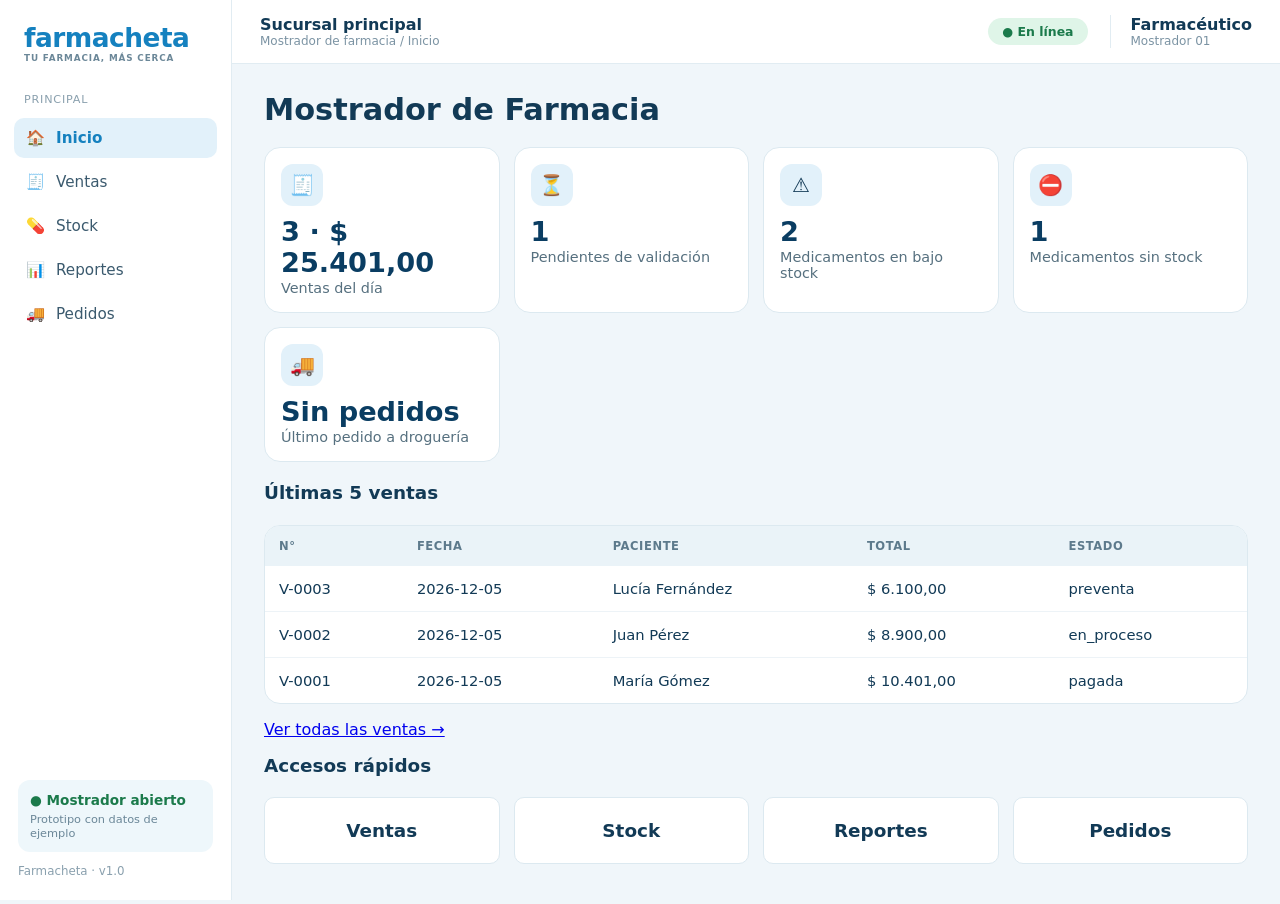
<file: index.html>
<!DOCTYPE html>
<html lang="es">
<head>
<meta charset="UTF-8">
<meta name="viewport" content="width=device-width, initial-scale=1">
<title>Inicio · Mostrador de Farmacia</title>
<link rel="stylesheet" href="css/styles.css">
</head>
<body>
<div id="nav"></div>
<main>
<h1>Mostrador de Farmacia</h1>
<div class="grid" id="kpis"></div>
<h2>Últimas 5 ventas</h2>
<table><tr><th>N°</th><th>Fecha</th><th>Paciente</th><th>Total</th><th>Estado</th></tr><tbody id="ultimas"></tbody></table>
<p><a href="ventas.html">Ver todas las ventas →</a></p>
<h2>Accesos rápidos</h2>
<div class="accesos"><a class="btn" href="ventas.html">Ventas</a><a class="btn" href="stock.html">Stock</a><a class="btn" href="reportes.html">Reportes</a><a class="btn" href="pedidos.html">Pedidos</a></div>
</main>
<script src="js/store.js"></script>
<script src="js/dashboard.js"></script>
</body>
</html>
</file>
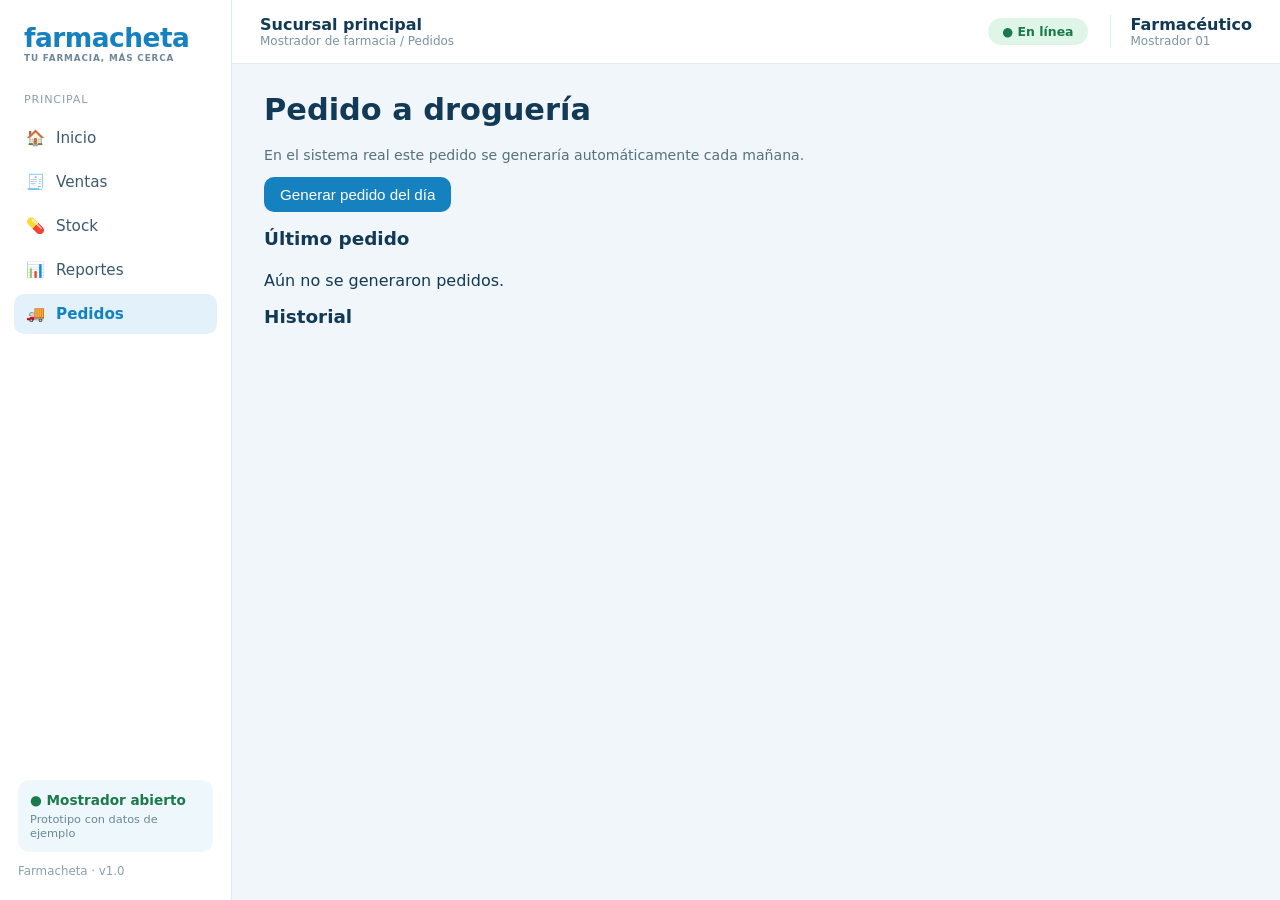
<file: pedidos.html>
<!DOCTYPE html>
<html lang="es">
<head>
<meta charset="UTF-8">
<meta name="viewport" content="width=device-width, initial-scale=1">
<title>Pedidos · Mostrador de Farmacia</title>
<link rel="stylesheet" href="css/styles.css">
</head>
<body>
<div id="nav"></div>
<main>
<h1>Pedido a droguería</h1>
<p class="nota">En el sistema real este pedido se generaría automáticamente cada mañana.</p>
<button onclick="generarPedido()">Generar pedido del día</button><div id="msg" class="aviso warn"></div>
<h2>Último pedido</h2><div id="ultimo"></div>
<h2>Historial</h2><div id="historial"></div>
</main>
<script src="js/store.js"></script>
<script src="js/pedidos.js"></script>
</body>
</html>
</file>
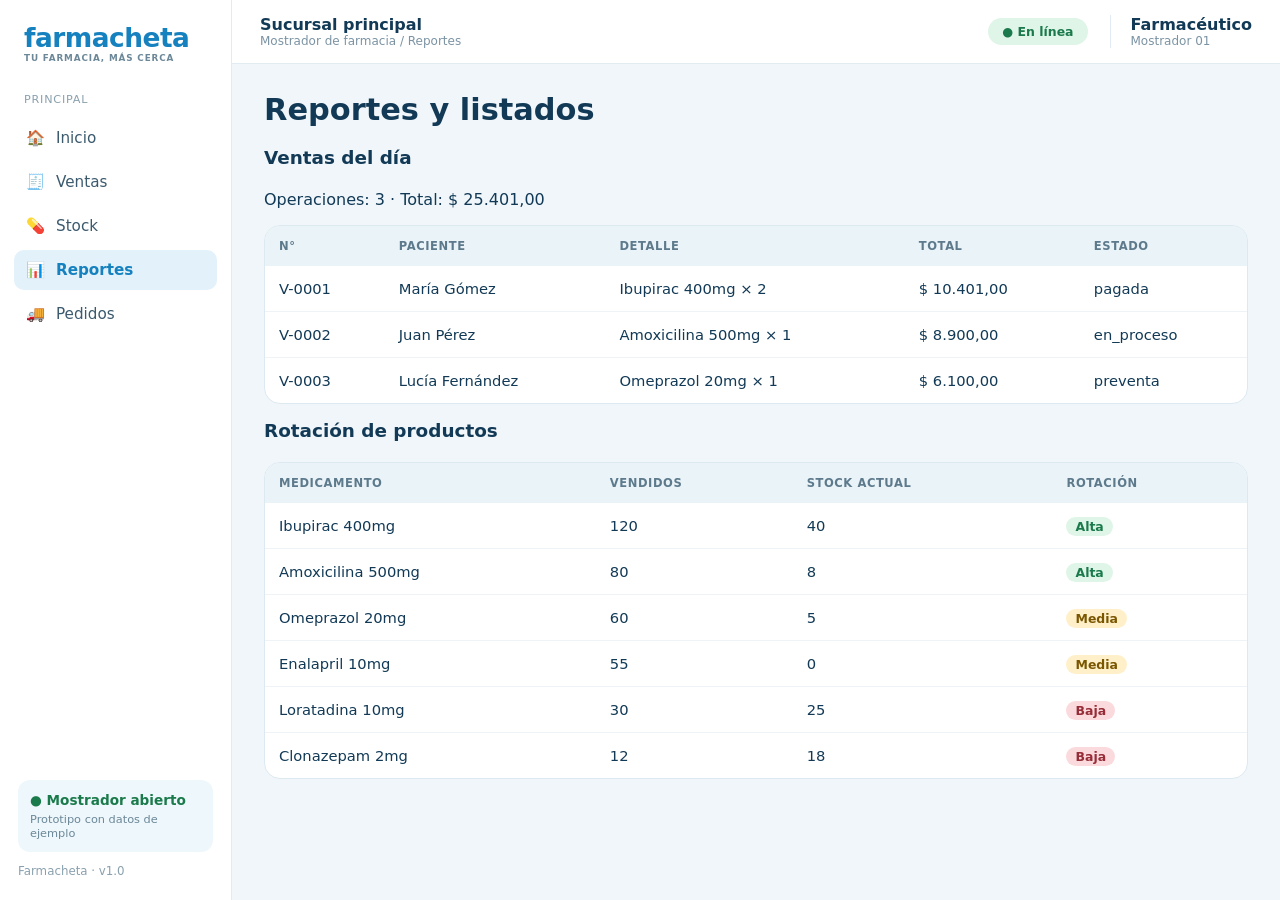
<file: reportes.html>
<!DOCTYPE html>
<html lang="es">
<head>
<meta charset="UTF-8">
<meta name="viewport" content="width=device-width, initial-scale=1">
<title>Reportes · Mostrador de Farmacia</title>
<link rel="stylesheet" href="css/styles.css">
</head>
<body>
<div id="nav"></div>
<main>
<h1>Reportes y listados</h1>
<h2>Ventas del día</h2><p id="resumenDia"><b></b></p>
<table><tr><th>N°</th><th>Paciente</th><th>Detalle</th><th>Total</th><th>Estado</th></tr><tbody id="tablaDia"></tbody></table>
<h2>Rotación de productos</h2>
<table><tr><th>Medicamento</th><th>Vendidos</th><th>Stock actual</th><th>Rotación</th></tr><tbody id="tablaRot"></tbody></table>
</main>
<script src="js/store.js"></script>
<script src="js/reportes.js"></script>
</body>
</html>
</file>
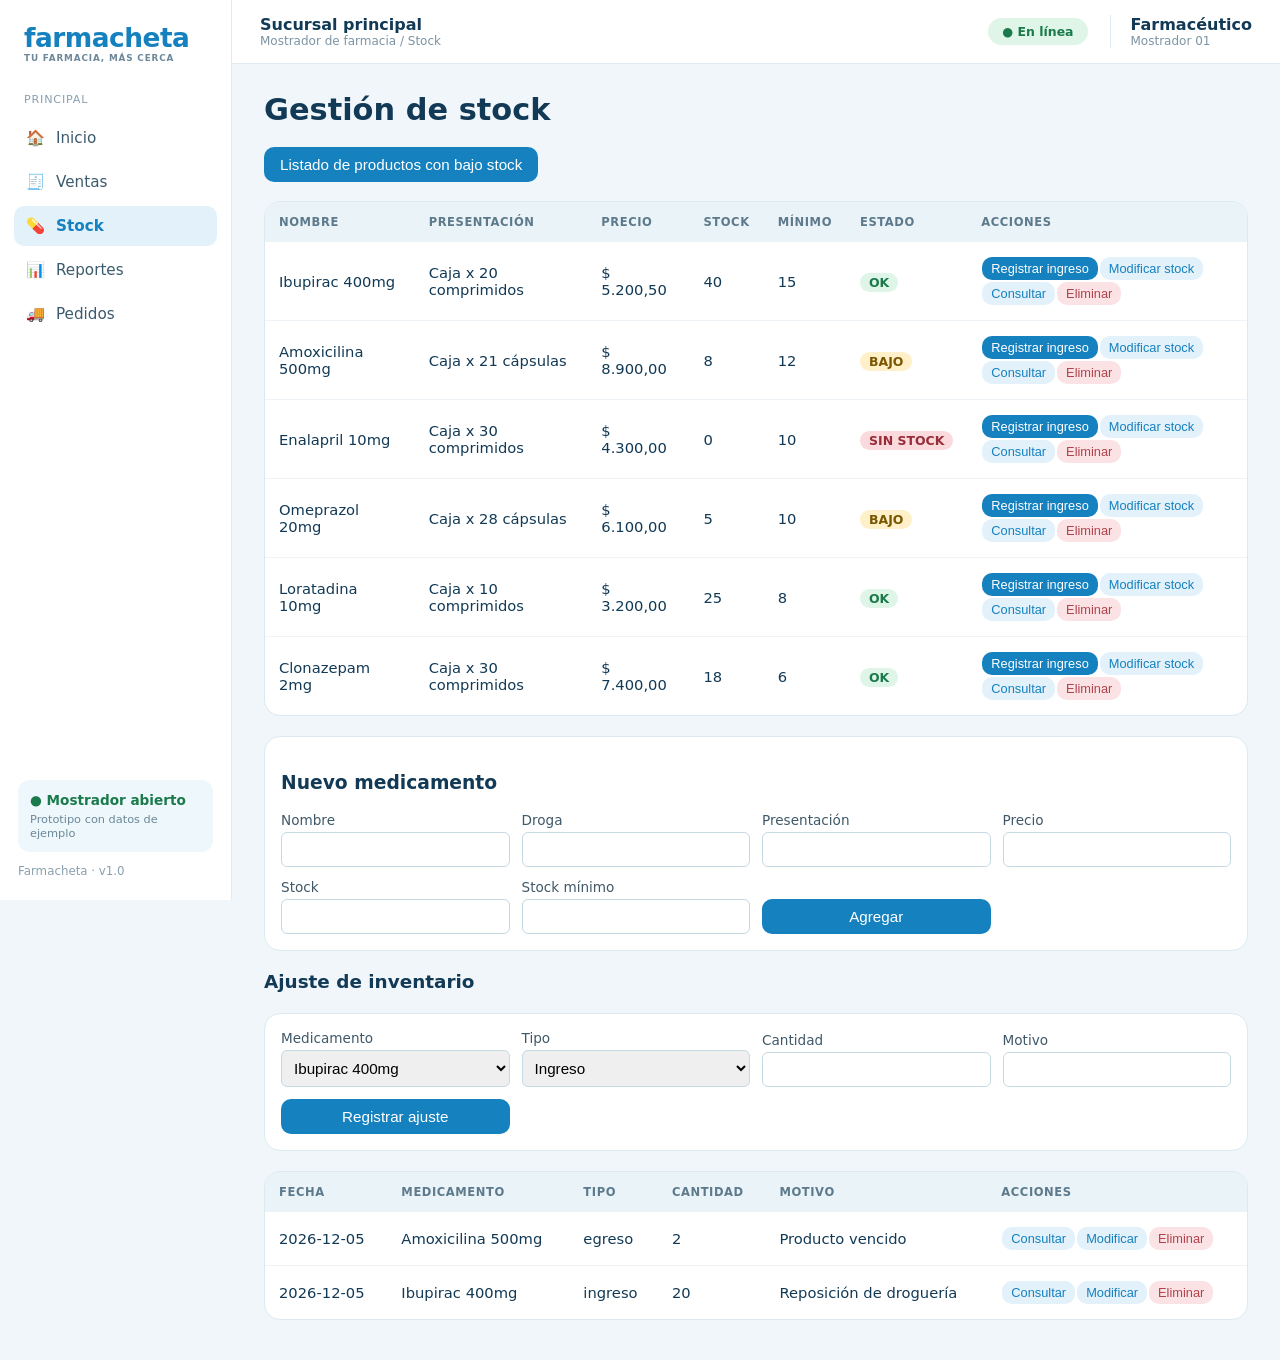
<file: stock.html>
<!DOCTYPE html>
<html lang="es">
<head>
<meta charset="UTF-8">
<meta name="viewport" content="width=device-width, initial-scale=1">
<title>Stock · Mostrador de Farmacia</title>
<link rel="stylesheet" href="css/styles.css">
</head>
<body>
<div id="nav"></div>
<main>
<h1>Gestión de stock</h1>
<button id="btnBajo" onclick="toggleBajo()">Listado de productos con bajo stock</button><br><br>
<table><tr><th>Nombre</th><th>Presentación</th><th>Precio</th><th>Stock</th><th>Mínimo</th><th>Estado</th><th>Acciones</th></tr><tbody id="tablaMeds"></tbody></table>
<div class="card" style="margin-top:20px"><h3>Nuevo medicamento</h3><form id="formMed" class="fila">
<label>Nombre<input id="mNombre" required></label><label>Droga<input id="mDroga" required></label><label>Presentación<input id="mPres" required></label>
<label>Precio<input id="mPrecio" type="number" step="0.01" min="0" required></label><label>Stock<input id="mStock" type="number" min="0" required></label>
<label>Stock mínimo<input id="mMin" type="number" min="0" required></label><button type="submit">Agregar</button></form></div>
<h2>Ajuste de inventario</h2>
<div class="card"><form id="formAjuste" class="fila"><label>Medicamento<select id="aMed"></select></label>
<label>Tipo<select id="aTipo"><option value="ingreso">Ingreso</option><option value="egreso">Egreso</option><option value="ajuste">Ajuste (+/-)</option></select></label>
<label>Cantidad<input id="aCant" type="number" required></label><label>Motivo<input id="aMotivo" required></label><button type="submit">Registrar ajuste</button></form></div>
<table><tr><th>Fecha</th><th>Medicamento</th><th>Tipo</th><th>Cantidad</th><th>Motivo</th><th>Acciones</th></tr><tbody id="tablaAjustes"></tbody></table>
</main>
<script src="js/store.js"></script>
<script src="js/stock.js"></script>
</body>
</html>
</file>
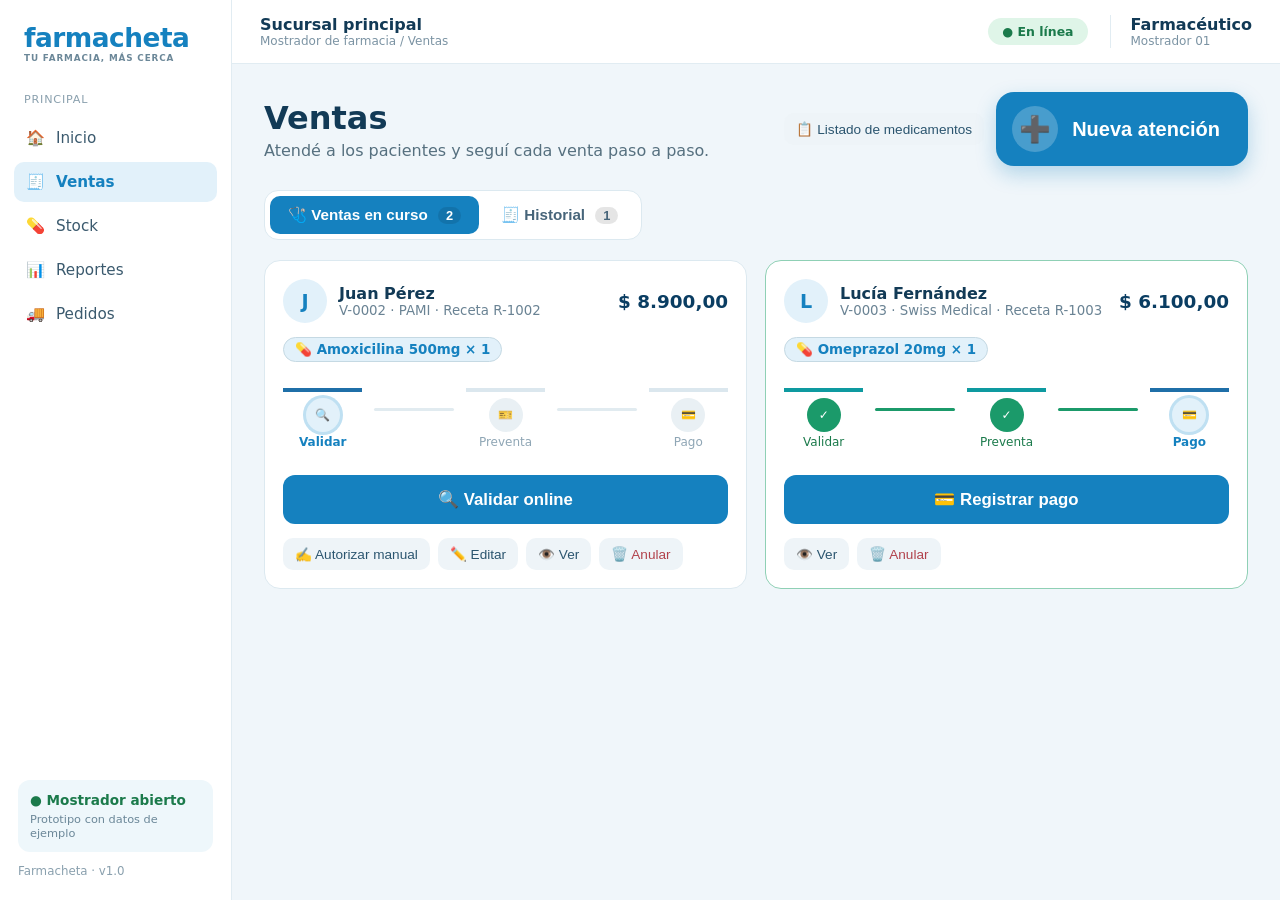
<file: ventas.html>
<!DOCTYPE html>
<html lang="es">
<head>
<meta charset="UTF-8">
<meta name="viewport" content="width=device-width, initial-scale=1">
<title>Ventas · Mostrador de Farmacia</title>
<link rel="stylesheet" href="css/styles.css">
</head>
<body class="moderno">
<div id="nav"></div>
<main>
  <div class="hero">
    <div><h1>Ventas</h1><p>Atendé a los pacientes y seguí cada venta paso a paso.</p></div>
    <div class="hero-acc">
      <button class="ghost" onclick="verListado()">📋 Listado de medicamentos</button>
      <button class="btn-nueva" onclick="nuevaAtencion()"><span class="ico">➕</span> Nueva atención</button>
    </div>
  </div>

  <div id="msg" class="aviso"></div>

  <div class="tabs">
    <button id="tabCurso" class="tab activo" onclick="cambiarTab('curso')">🩺 Ventas en curso <span class="cnt" id="cntCurso">0</span></button>
    <button id="tabHist" class="tab" onclick="cambiarTab('hist')">🧾 Historial <span class="cnt" id="cntHist">0</span></button>
  </div>

  <section id="vistaCurso"><div id="cards" class="cards"></div></section>
  <section id="vistaHist" hidden></section>
</main>

<!-- Ventana: nueva / modificar atención -->
<div class="modal" id="modalForm" hidden><div class="modal-box">
  <button class="x" onclick="cerrar('modalForm')">✕</button>
  <h2 id="tituloForm" style="border:0;margin-top:0">🩺 Nueva atención</h2>
  <form id="form">
    <div class="seccion">👤 Datos del paciente</div>
    <div class="grid2">
      <label>Paciente<input id="paciente" required placeholder="Nombre y apellido"></label>
      <label>DNI<input id="dni" required inputmode="numeric" placeholder="Sin puntos"></label>
      <label>Obra social / prepaga<input id="obraSocial" required></label>
      <label>N° de receta<input id="receta" required></label>
    </div>
    <div class="seccion">💊 Medicamentos de la receta</div>
    <div class="agregar">
      <label style="flex:1;min-width:180px">Medicamento<select id="selMed"></select></label>
      <label>Cantidad<input id="cantidad" type="number" min="1" value="1" style="width:90px"></label>
      <button type="button" class="sec" onclick="agregarItem()">＋ Agregar</button>
    </div>
    <ul class="chips" id="listaItems"></ul>
    <div class="total-form"><span>Total</span><b id="totalItems">$ 0,00</b></div>
    <button id="btnGuardar" type="submit" class="btn-main">✅ Guardar atención</button>
  </form>
</div></div>

<!-- Ventana: ticket, detalle y listado -->
<div class="modal" id="modalInfo" hidden><div class="modal-box">
  <button class="x" onclick="cerrar('modalInfo')">✕</button>
  <div id="infoBody"></div>
</div></div>

<script src="js/store.js"></script>
<script src="js/ventas.js"></script>
</body>
</html>
</file>
<file: css/styles.css>
/* Estilos globales: paleta azules y verdes azulados */
:root{--a9:#0a3d62;--a7:#1f6fa8;--t:#0e9aa0;--t1:#d6f1f1;--bg:#edf5f8;--tx:#1c2b36;--bd:#c5d9e3}
*{box-sizing:border-box}
body{margin:0;font-family:system-ui,-apple-system,"Segoe UI",Roboto,sans-serif;background:var(--bg);color:var(--tx)}
nav{position:sticky;top:0;z-index:5;background:var(--a9);display:flex;justify-content:center;flex-wrap:wrap;padding:0 12px}
nav a{color:#cfe6f3;padding:14px 20px;text-decoration:none;border-bottom:3px solid transparent}
nav a:hover{color:#fff}
nav a.activo{color:#fff;border-bottom-color:#3ed6cf;background:rgba(255,255,255,.08)}
main{max-width:1100px;margin:0 auto;padding:24px 16px}
h1{color:var(--a9);margin-top:0}h2{color:var(--a7);border-bottom:2px solid var(--t1);padding-bottom:6px}
.card{background:#fff;border:1px solid var(--bd);border-radius:8px;padding:16px;margin-bottom:20px}
.grid{display:grid;grid-template-columns:repeat(auto-fit,minmax(190px,1fr));gap:14px;margin-bottom:20px}
.kpi{background:#fff;border:1px solid var(--bd);border-left:5px solid var(--t);border-radius:8px;padding:14px}
.kpi b{display:block;font-size:1.7rem;color:var(--a9)}.kpi span{color:#56707f;font-size:.9rem}
table{width:100%;border-collapse:collapse;background:#fff;font-size:.92rem}
th{background:var(--a7);color:#fff;text-align:left;padding:9px}
td{padding:8px 9px;border-bottom:1px solid var(--bd)}tr:hover td{background:#f3fafb}
button,.btn{background:var(--t);color:#fff;border:0;border-radius:6px;padding:9px 16px;cursor:pointer;font-size:.95rem;text-decoration:none;display:inline-block}
button:hover,.btn:hover{background:#0b7c81}
button.sec{background:var(--a7)}button.sec:hover{background:var(--a9)}
button.peligro{background:#c0505a}.btn-sm{padding:4px 9px;font-size:.8rem;margin:1px}
.accesos{display:grid;grid-template-columns:repeat(auto-fit,minmax(200px,1fr));gap:14px}
.accesos .btn{padding:22px;font-size:1.15rem;text-align:center;background:var(--a7)}.accesos .btn:hover{background:var(--a9)}
form.fila{display:grid;grid-template-columns:repeat(auto-fit,minmax(200px,1fr));gap:12px;align-items:end}
label{display:flex;flex-direction:column;font-size:.85rem;color:#3f5868;gap:4px}
input,select{padding:8px;border:1px solid var(--bd);border-radius:6px;font-size:.95rem}
.badge{padding:2px 9px;border-radius:12px;font-size:.78rem;font-weight:600;white-space:nowrap}
.ok{background:#d3f3e6;color:#0b6b4a}.warn{background:#fff0c9;color:#7a5600}.err{background:#fbdadd;color:#962d38}.info{background:#d8e9f7;color:#1b4f7a}
.aviso{padding:12px 16px;border-radius:6px;margin:12px 0;font-weight:600}
.aviso:empty{display:none}
.ticket{border:2px dashed var(--t);background:#f6fdfd;padding:16px;border-radius:8px;max-width:460px}
.nota{color:#56707f;font-size:.88rem}
ul.items{padding-left:18px}

/* ===== Pantalla de Ventas (versión moderna) ===== */
.v-head{display:flex;align-items:center;justify-content:space-between;gap:16px;flex-wrap:wrap;margin-bottom:18px}
.v-head p{margin:4px 0 0;color:#56707f}
.btn-grande{display:inline-flex;align-items:center;gap:14px;padding:18px 32px;font-size:1.25rem;font-weight:700;border-radius:16px;
  background:linear-gradient(135deg,#1f6fa8,#0e9aa0);box-shadow:0 8px 22px rgba(14,154,160,.35);transition:transform .15s,box-shadow .15s}
.btn-grande:hover{background:linear-gradient(135deg,#185b8c,#0b8187);transform:translateY(-2px);box-shadow:0 12px 26px rgba(14,154,160,.45)}
.btn-grande .ic{font-size:1.8rem;background:rgba(255,255,255,.22);width:46px;height:46px;border-radius:12px;display:grid;place-items:center}
.btn-link{background:#fff;color:var(--a7);border:1px solid var(--bd)}.btn-link:hover{background:var(--t1);color:var(--a9)}
.aviso{position:sticky;top:58px;z-index:4;border-radius:12px;box-shadow:0 4px 14px rgba(10,61,98,.12)}
.aviso.ok{background:#d3f3e6;color:#0b6b4a}.aviso.warn{background:#fff0c9;color:#7a5600}.aviso.err{background:#fbdadd;color:#962d38}.aviso.info{background:#d8e9f7;color:#1b4f7a}
.chips{display:flex;gap:8px;flex-wrap:wrap;margin:6px 0 16px}
.chip{background:#fff;color:#3f5868;border:1px solid var(--bd);border-radius:999px;padding:8px 16px;font-weight:600}
.chip:hover{background:var(--t1)}.chip.on{background:var(--a7);color:#fff;border-color:var(--a7)}
.chip small{opacity:.75;margin-left:4px}
.venta{background:#fff;border:1px solid var(--bd);border-radius:16px;padding:18px;margin-bottom:14px;box-shadow:0 2px 10px rgba(10,61,98,.06);transition:box-shadow .15s}
.venta:hover{box-shadow:0 6px 20px rgba(10,61,98,.12)}.venta.anulada{opacity:.6}
.v-top{display:flex;align-items:center;gap:14px;flex-wrap:wrap}
.avatar{width:48px;height:48px;border-radius:50%;background:linear-gradient(135deg,#1f6fa8,#0e9aa0);color:#fff;display:grid;place-items:center;font-weight:700;font-size:1.2rem}
.v-info{flex:1;min-width:180px}.v-info b{font-size:1.08rem;color:var(--a9)}.v-info div{color:#56707f;font-size:.88rem}
.v-total{font-size:1.45rem;font-weight:800;color:var(--a9)}
.v-meds{margin:12px 0;color:#3f5868;font-size:.93rem;background:#f4f9fb;border-radius:10px;padding:9px 12px}
.pasos{display:flex;gap:6px;margin:12px 0}
.paso{flex:1;text-align:center;font-size:.82rem;color:#8aa0ad;border-top:4px solid #dbe7ee;padding-top:6px}
.paso i{font-style:normal;display:inline-grid;place-items:center;width:20px;height:20px;border-radius:50%;background:#dbe7ee;color:#fff;font-size:.72rem;margin-right:5px}
.paso.hecho{border-color:#0e9aa0;color:#0b7c81}.paso.hecho i{background:#0e9aa0}
.paso.actual{border-color:#1f6fa8;color:#1f6fa8;font-weight:700}.paso.actual i{background:#1f6fa8}
.v-acc{display:flex;gap:8px;flex-wrap:wrap;align-items:center}.v-acc .esp{flex:1}
.b-main{padding:11px 22px;font-size:1rem;font-weight:700;border-radius:12px;background:linear-gradient(135deg,#1f6fa8,#0e9aa0)}
.b-sec{padding:10px 16px;border-radius:12px;background:#e3f1f7;color:#185b8c;font-weight:600}.b-sec:hover{background:#cfe6f1}
.b-ghost{background:transparent;color:#3f5868;padding:9px 12px;border-radius:10px}.b-ghost:hover{background:#eef3f6;color:var(--a9)}
.b-danger{background:transparent;color:#b0414b;padding:9px 12px;border-radius:10px}.b-danger:hover{background:#fbdadd}
.vacio{text-align:center;padding:40px 16px;color:#56707f;background:#fff;border:2px dashed var(--bd);border-radius:16px}
.vacio b{display:block;font-size:2.4rem}
dialog{border:0;border-radius:20px;padding:0;width:min(640px,94vw);max-height:92vh;box-shadow:0 20px 60px rgba(10,61,98,.35)}
dialog::backdrop{background:rgba(10,61,98,.45);backdrop-filter:blur(3px)}
.d-head{display:flex;justify-content:space-between;align-items:center;padding:18px 22px;background:linear-gradient(135deg,#1f6fa8,#0e9aa0);color:#fff}
.d-head h2{margin:0;color:#fff;border:0;padding:0;font-size:1.25rem}
.d-head button{background:rgba(255,255,255,.2);padding:6px 12px;border-radius:10px}
.d-body{padding:20px 22px;overflow:auto;max-height:68vh}.d-foot{padding:14px 22px;background:#f4f9fb;display:flex;gap:10px;justify-content:flex-end}
.sec-t{font-weight:700;color:var(--a7);margin:16px 0 8px}.sec-t:first-child{margin-top:0}
.campos{display:grid;grid-template-columns:1fr 1fr;gap:12px}@media(max-width:560px){.campos{grid-template-columns:1fr}}
.agregar{display:flex;gap:10px;align-items:end;flex-wrap:wrap;background:#f4f9fb;padding:12px;border-radius:12px}.agregar label{flex:1;min-width:150px}
.med-chip{display:flex;justify-content:space-between;align-items:center;background:#e3f1f7;border-radius:10px;padding:8px 12px;margin-top:8px}
.total-box{margin-top:14px;padding:14px;border-radius:12px;background:var(--t1);color:var(--a9);font-size:1.2rem;font-weight:800;text-align:right}
.ticket{margin:0 auto;background:#fff}

/* ===== Vista moderna de ventas ===== */
body.moderno{background:linear-gradient(160deg,#e6f4f7 0%,#eaf1fb 60%,#f4fbfb 100%);min-height:100vh}
.hero{display:flex;justify-content:space-between;align-items:center;gap:20px;flex-wrap:wrap;margin-bottom:18px}
.hero h1{margin:0;font-size:2rem}.hero p{margin:4px 0 0;color:#56707f}
.hero-acc{display:flex;gap:12px;align-items:center;flex-wrap:wrap}
.btn-nueva{display:flex;align-items:center;gap:14px;background:linear-gradient(135deg,#0e9aa0,#1f6fa8);padding:14px 28px 14px 16px;border-radius:18px;font-size:1.25rem;font-weight:700;box-shadow:0 10px 24px rgba(14,154,160,.35);transition:.2s}
.btn-nueva:hover{transform:translateY(-2px);box-shadow:0 14px 28px rgba(14,154,160,.45);background:linear-gradient(135deg,#0b8a90,#195f92)}
.btn-nueva .ico{font-size:1.6rem;background:rgba(255,255,255,.22);width:46px;height:46px;border-radius:50%;display:grid;place-items:center}
.tabs{display:inline-flex;background:#fff;border-radius:14px;padding:5px;gap:4px;box-shadow:0 2px 8px rgba(10,61,98,.08);margin:6px 0 20px}
.tab{background:transparent;color:#47657a;border-radius:10px;padding:10px 18px;font-weight:600}
.tab:hover{background:#eef6f9}
.tab.activo,.tab.activo:hover{background:linear-gradient(135deg,#1f6fa8,#0e9aa0);color:#fff}
.cnt{background:rgba(0,0,0,.1);border-radius:10px;padding:1px 8px;margin-left:6px;font-size:.8rem}
.cards{display:grid;grid-template-columns:repeat(auto-fill,minmax(330px,1fr));gap:18px}
.vcard{background:#fff;border-radius:18px;padding:18px;box-shadow:0 6px 20px rgba(10,61,98,.09);border-top:5px solid #1f6fa8;display:flex;flex-direction:column;gap:14px}
.vcard.preventa{border-top-color:#0e9aa0}
.vhead{display:flex;gap:12px;align-items:center}
.vhead>div:nth-child(2){flex:1;min-width:0}.vhead small{display:block;color:#6a8394}
.avatar{width:44px;height:44px;border-radius:50%;background:linear-gradient(135deg,#0e9aa0,#1f6fa8);color:#fff;display:grid;place-items:center;font-weight:700;font-size:1.2rem;flex:none}
.vtotal{font-weight:700;font-size:1.15rem;color:#0a3d62}
.vitems{display:flex;flex-wrap:wrap;gap:6px;margin:0;padding:0;list-style:none}
.chip{background:#e3f4f4;color:#0b6f74;border-radius:20px;padding:4px 11px;font-size:.84rem}
.pasos{display:flex;align-items:center}
.paso{display:flex;flex-direction:column;align-items:center;gap:3px;color:#8fa6b5;font-size:.75rem}
.paso span{width:34px;height:34px;border-radius:50%;background:#e9f0f4;display:grid;place-items:center}
.paso.actual{color:#1f6fa8;font-weight:700}.paso.actual span{background:#d8e9f7;box-shadow:0 0 0 3px #b8d6ee}
.paso.hecho{color:#0b8a6a}.paso.hecho span{background:#0e9aa0;color:#fff}
.pasos i{flex:1;height:3px;background:#e1ebf0;margin:0 6px 18px;border-radius:2px}
.pasos i.hecho{background:#0e9aa0}
.vestado{display:flex;gap:8px;align-items:center;background:#fff6dc;color:#7a5600;border-radius:10px;padding:8px 12px;font-size:.88rem}
.spinner{width:14px;height:14px;border:2px solid #e0c36a;border-top-color:transparent;border-radius:50%;animation:giro .8s linear infinite;flex:none}
@keyframes giro{to{transform:rotate(360deg)}}
.btn-main{width:100%;padding:14px;font-size:1.05rem;font-weight:700;border-radius:12px;background:linear-gradient(135deg,#0e9aa0,#1f6fa8)}
.btn-main:hover{background:linear-gradient(135deg,#0b8a90,#195f92)}
.btn-main:disabled{opacity:.5;cursor:not-allowed}
.vacc{display:flex;flex-wrap:wrap;gap:8px}
.ghost{background:#eef4f8;color:#2b556f;border-radius:10px;padding:8px 12px;font-size:.85rem}
.ghost:hover{background:#dcebf3}.ghost.peligro-t{color:#b1424c}.ghost.peligro-t:hover{background:#fbe3e5}
.ghost.sm{padding:5px 10px}
.vacio{text-align:center;padding:50px 20px;background:#fff;border-radius:20px;border:2px dashed #b9dce0;color:#56707f}
.vacio .big{font-size:3.5rem}.vacio h3{color:#0a3d62;margin:8px 0 4px}
.modal{position:fixed;inset:0;background:rgba(10,40,70,.45);backdrop-filter:blur(3px);display:flex;align-items:center;justify-content:center;padding:16px;z-index:20}
.modal[hidden]{display:none}
.modal-box{background:#fff;border-radius:22px;padding:26px;width:100%;max-width:720px;max-height:90vh;overflow:auto;position:relative;animation:sube .2s}
@keyframes sube{from{transform:translateY(20px);opacity:0}}
.x{position:absolute;top:14px;right:14px;background:#eef4f8;color:#47657a;width:34px;height:34px;border-radius:50%;padding:0}
.x:hover{background:#dcebf3}
.seccion{color:#1f6fa8;font-weight:700;margin:18px 0 10px}
.grid2{display:grid;grid-template-columns:1fr 1fr;gap:12px}
@media(max-width:560px){.grid2{grid-template-columns:1fr}}
.agregar{display:flex;gap:10px;align-items:end;flex-wrap:wrap}
.moderno input,.moderno select{border-radius:10px;padding:11px;background:#f8fbfc}
.moderno input:focus,.moderno select:focus{outline:2px solid #0e9aa0;border-color:#0e9aa0}
.chips{display:flex;flex-wrap:wrap;gap:8px;padding:0;list-style:none;margin:12px 0}
.chips li{background:#e3f4f4;color:#0b6f74;border-radius:20px;padding:6px 8px 6px 14px;display:flex;gap:8px;align-items:center}
.chips li.vacio-i{background:none;color:#8aa0ae;padding:0}
.chips li button{padding:2px 8px;border-radius:50%;background:#fff;color:#b1424c}
.total-form{display:flex;justify-content:space-between;font-size:1.2rem;margin:10px 0 16px;color:#0a3d62}

/* ===== Tema "Farmacheta": barra lateral + barra superior, estilo limpio ===== */
body,body.moderno{background:#f0f6fa;color:#123a56}
.side{position:fixed;inset:0 auto 0 0;width:232px;background:#fff;border-right:1px solid #e1ecf2;padding:22px 14px;display:flex;flex-direction:column;gap:4px;z-index:6}
.marca{font-size:1.65rem;font-weight:800;color:#1581bf;padding:0 10px 18px;letter-spacing:-.5px}
.marca small{display:block;font-size:.55rem;letter-spacing:.1em;color:#6b8798;font-weight:600}
.side-sec{font-size:.7rem;color:#8aa0ae;padding:8px 10px;letter-spacing:.07em}
.side a{display:flex;gap:11px;align-items:center;padding:11px 12px;border-radius:10px;color:#3b5a6e;text-decoration:none;font-size:.95rem}
.side a:hover{background:#f0f6fa}
.side a.activo{background:#e2f1fa;color:#1581bf;font-weight:600}
.side-pie{margin-top:auto;display:flex;flex-direction:column;gap:12px;color:#8aa0ae;font-size:.74rem;padding:0 4px}
.caja{background:#eef7fb;border-radius:12px;padding:12px;font-weight:600;color:#1b7a4b;font-size:.85rem}
.caja small{display:block;color:#6b8798;font-weight:400;margin-top:4px}
.top{position:fixed;top:0;left:232px;right:0;height:64px;background:#fff;border-bottom:1px solid #e1ecf2;display:flex;justify-content:space-between;align-items:center;padding:0 28px;z-index:5}
.top small{display:block;color:#7b93a3;font-size:.75rem}
.top-der{display:flex;align-items:center;gap:22px}
.pill{background:#dff5e8;color:#1b7a4b;border-radius:20px;padding:6px 14px;font-size:.78rem;font-weight:600}
.user{border-left:1px solid #e1ecf2;padding-left:20px}
main{max-width:none;margin:0 0 0 232px;padding:92px 32px 40px}
@media(max-width:820px){
  .side{position:static;width:auto;flex-direction:row;flex-wrap:wrap;padding:10px}
  .side-sec,.side-pie,.marca small{display:none}.marca{padding:6px 10px}
  .top{position:static;padding:10px 16px;height:auto}.top-der .user{display:none}
  main{margin:0;padding:18px 14px 40px}
}
h1{color:#123a56;font-size:1.9rem}h2{color:#123a56;border:0;font-size:1.15rem}
.card,.kpi,.vcard,.vacio{border:1px solid #dce9f0;box-shadow:none;border-radius:16px}
.kpi{display:flex;flex-direction:column;gap:2px;padding:16px}
.kico{width:42px;height:42px;border-radius:12px;background:#e2f1fa;display:grid;place-items:center;font-size:1.25rem;margin-bottom:8px}
table{border-collapse:separate;border-spacing:0;border:1px solid #dce9f0;border-radius:16px;overflow:hidden}
th{background:#eaf3f8;color:#5d7a8c;font-size:.72rem;text-transform:uppercase;letter-spacing:.05em;padding:13px 14px;font-weight:600}
td{padding:14px;border-bottom:1px solid #edf3f7}tr:last-child td{border-bottom:0}tr:hover td{background:#f6fbfd}
button,.btn{background:#1581bf;border-radius:10px}button:hover,.btn:hover{background:#106a9d}
button.sec{background:#e2f1fa;color:#1581bf}button.sec:hover{background:#cfe6f4}
button.peligro{background:#fbe3e5;color:#b1424c}button.peligro:hover{background:#f6cfd3}
.btn-main,.btn-nueva,.tab.activo,.tab.activo:hover{background:#1581bf;box-shadow:none}
.btn-nueva{box-shadow:0 8px 20px rgba(21,129,191,.28)}
.btn-main:hover,.btn-nueva:hover{background:#106a9d}
.avatar{background:#e2f1fa;color:#1581bf}
.accesos .btn{background:#fff;color:#123a56;border:1px solid #dce9f0;font-weight:600}.accesos .btn:hover{background:#e2f1fa;color:#1581bf}
.tabs{box-shadow:none;border:1px solid #dce9f0}
.paso.actual span{background:#e2f1fa;box-shadow:0 0 0 3px #bfe0f2}.paso.actual{color:#1581bf}
.paso.hecho span,.pasos i.hecho{background:#1b9a6a}.paso.hecho{color:#1b7a4b}
.vcard,.vcard.preventa{border-top-width:1px}.vcard.preventa{border-color:#8fd0b5}
.chip{background:#e2f1fa;color:#1581bf}.chips li{background:#e2f1fa;color:#1581bf}
.ok{background:#dff5e8;color:#1b7a4b}.info{background:#e2f1fa;color:#1581bf}
</file>
